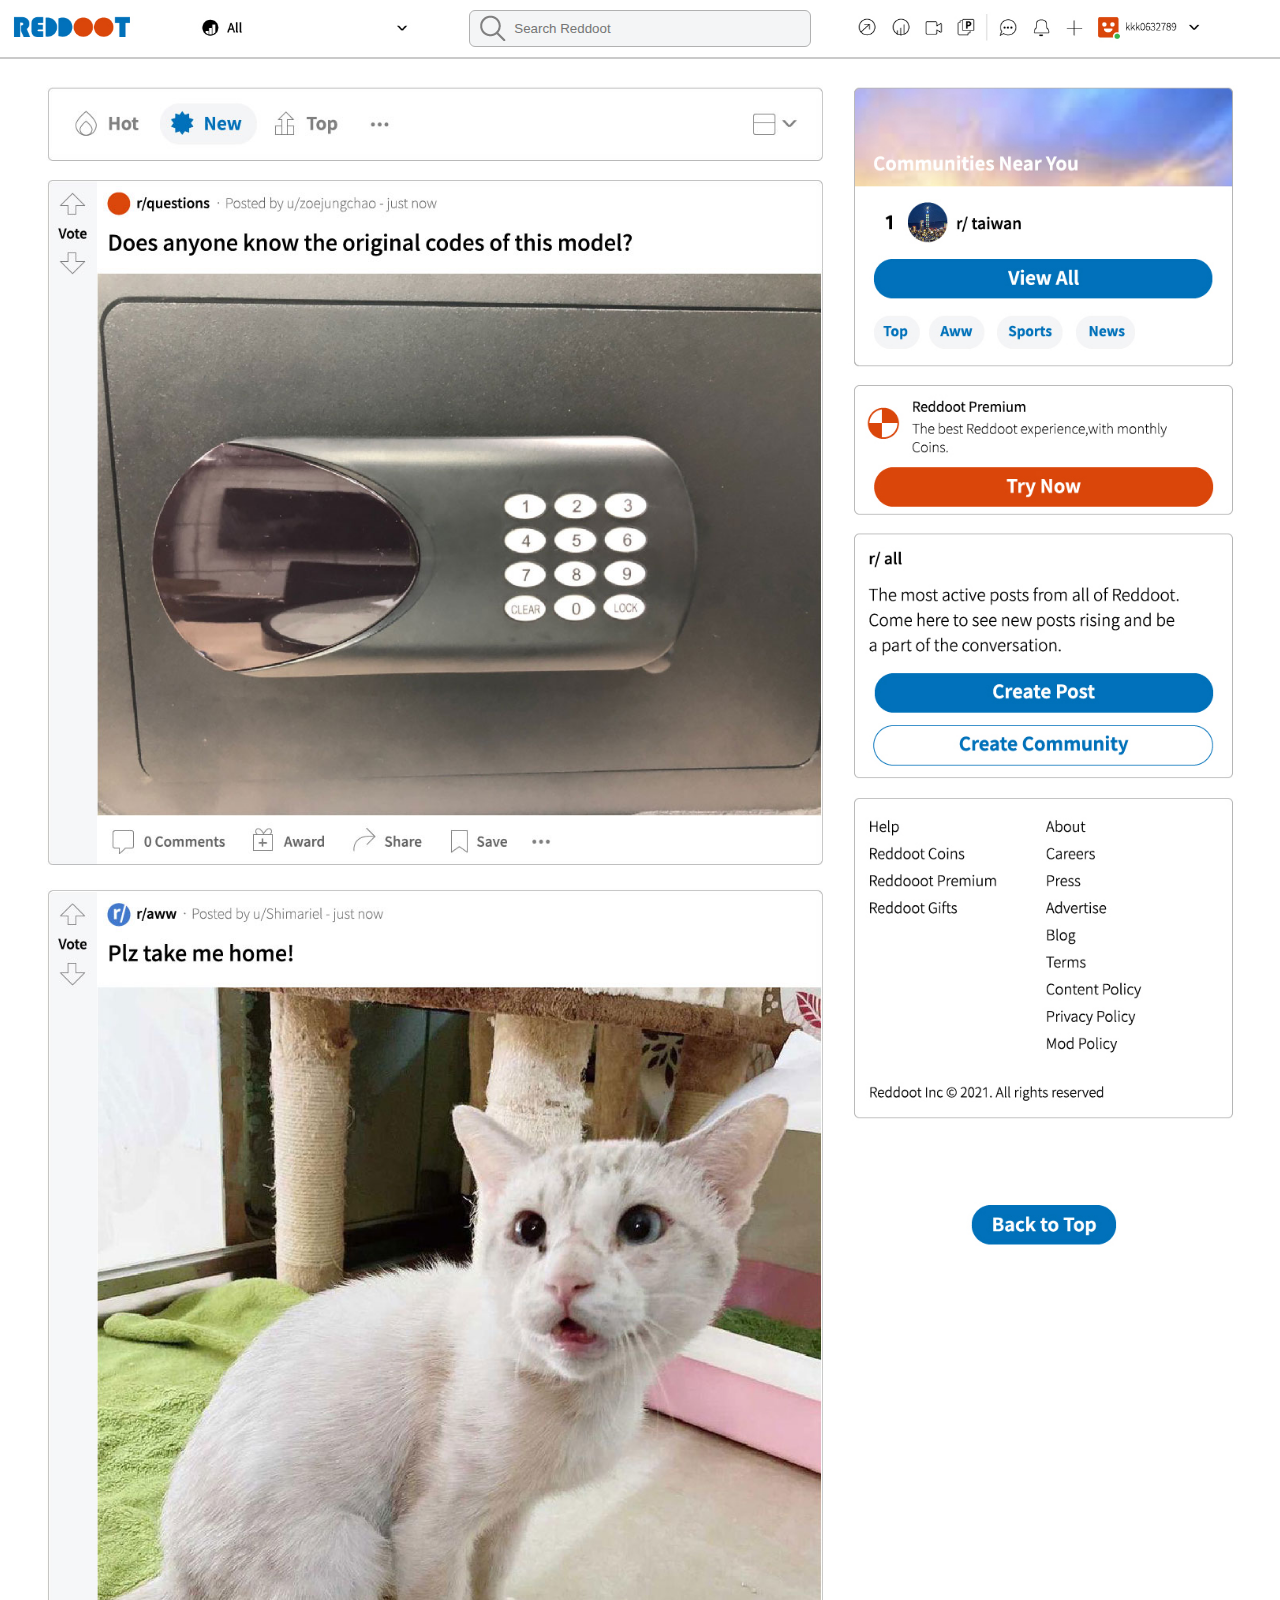
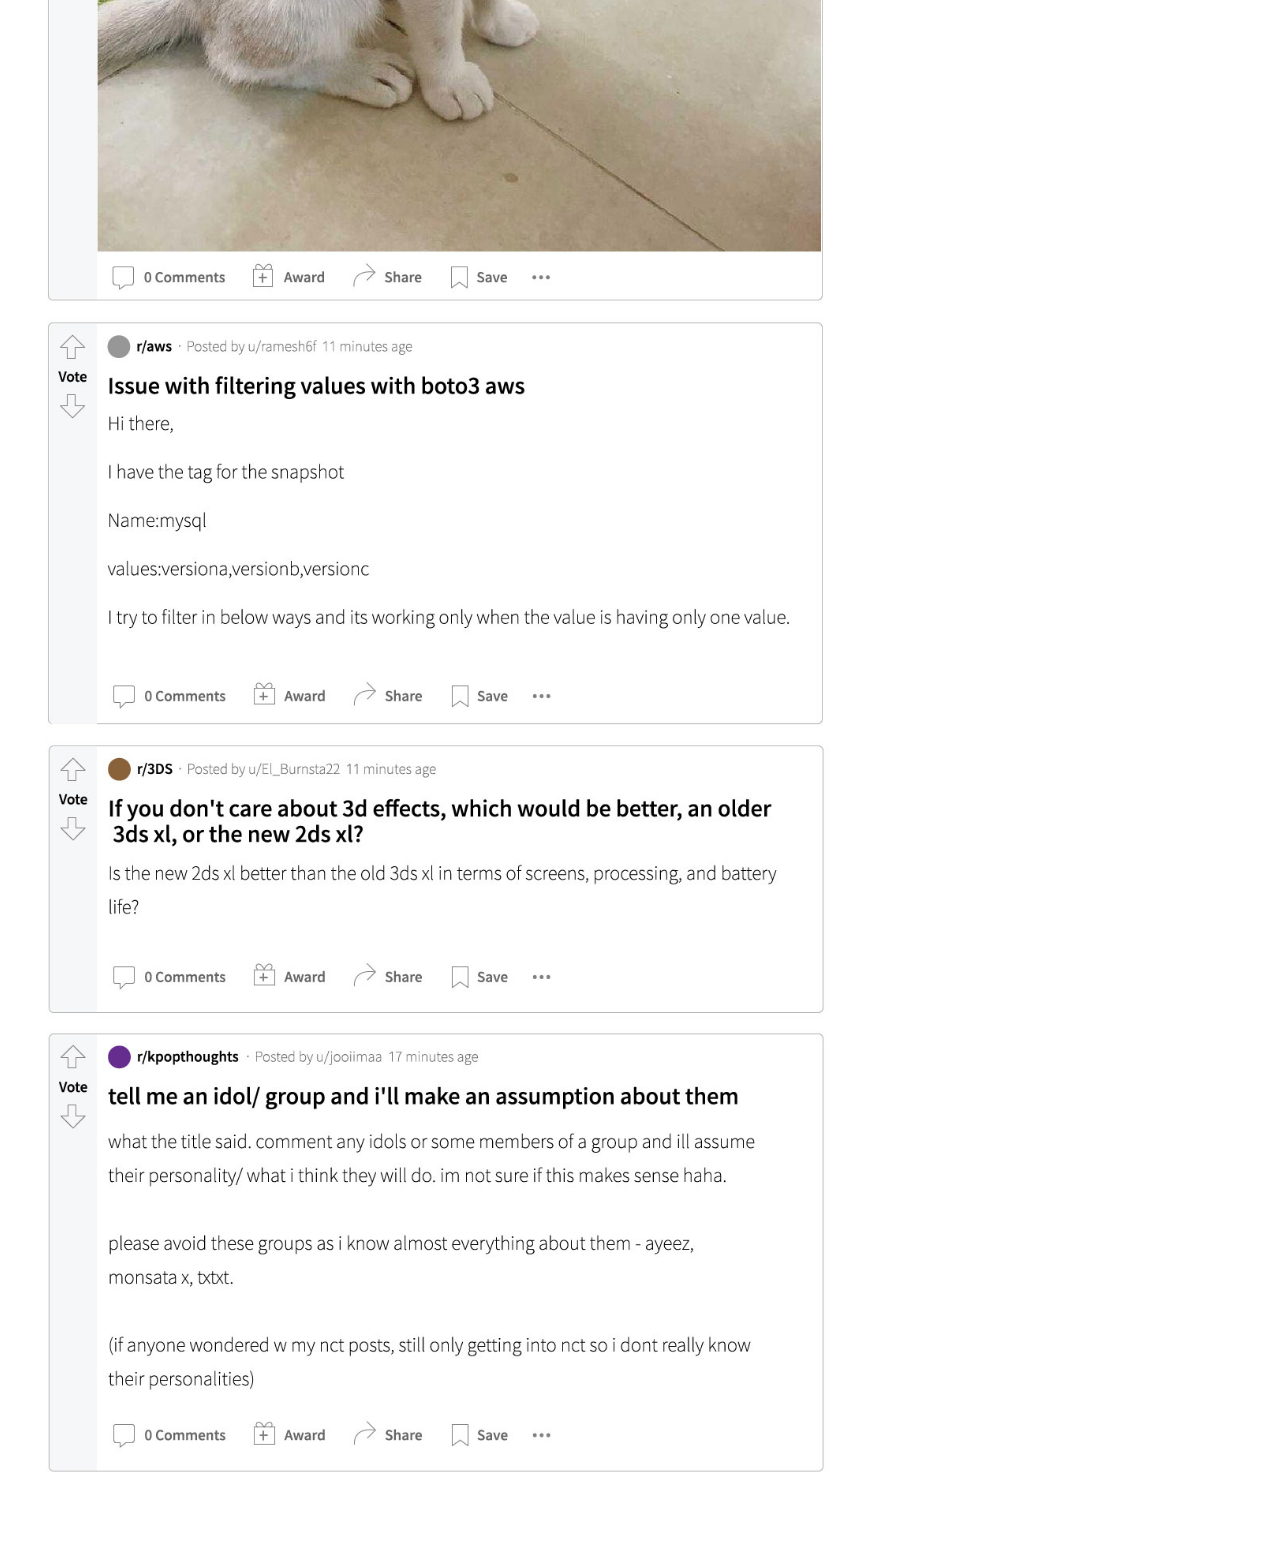
<file: index.html>
<!DOCTYPE html>
<html lang="zh-Hant">
<head>
	<meta charset="UTF-8">
	<meta name="viewport" content="width=device-width, initial-scale=1.0">

	<link rel="stylesheet" href="styles.css">
	<link rel="icon" href="img/favicon.ico">
	<title>REDDOOT</title>
</head>
<body>
	<nav class="flex" style="border-bottom: 2px solid #CACACA;">
		<div class="col_1-3"><img src="img/nav-left.jpg"></div>
		<div class="col_1-3 search">
			<input type="text" placeholder="Search Reddoot">
		</div>
		<div class="col_1-3"><img onclick="userClick();" src="img/nav-right.jpg" style="cursor: pointer;"></div>
		<div id="dropdown">
			<img src="img/setting_01.jpg"><br>
			<a href="settingPage.html"><img src="img/setting_02.jpg"></a><br>
			<img src="img/setting_03.jpg">
		</div>
	</nav>
	<main style="max-width: 1200px; padding-top: 20px;">
		<section class="flex">
			<div class="col_2-3">
				<img src="img/main-left_01.jpg"><br>
				<a href="comment.html"><img style="margin-top: -4px;" src="img/main-left_02.jpg"></a><br>
				<img src="img/main-left_03.jpg">
			</div>
			<div class="col_1-3"><img src="img/main-right.jpg"></div>
		</section>
	</main>


	<script>
		function userClick() {
			document.querySelector('#dropdown').classList.add('show');
		}
	</script>
</body>
</html>
</file>
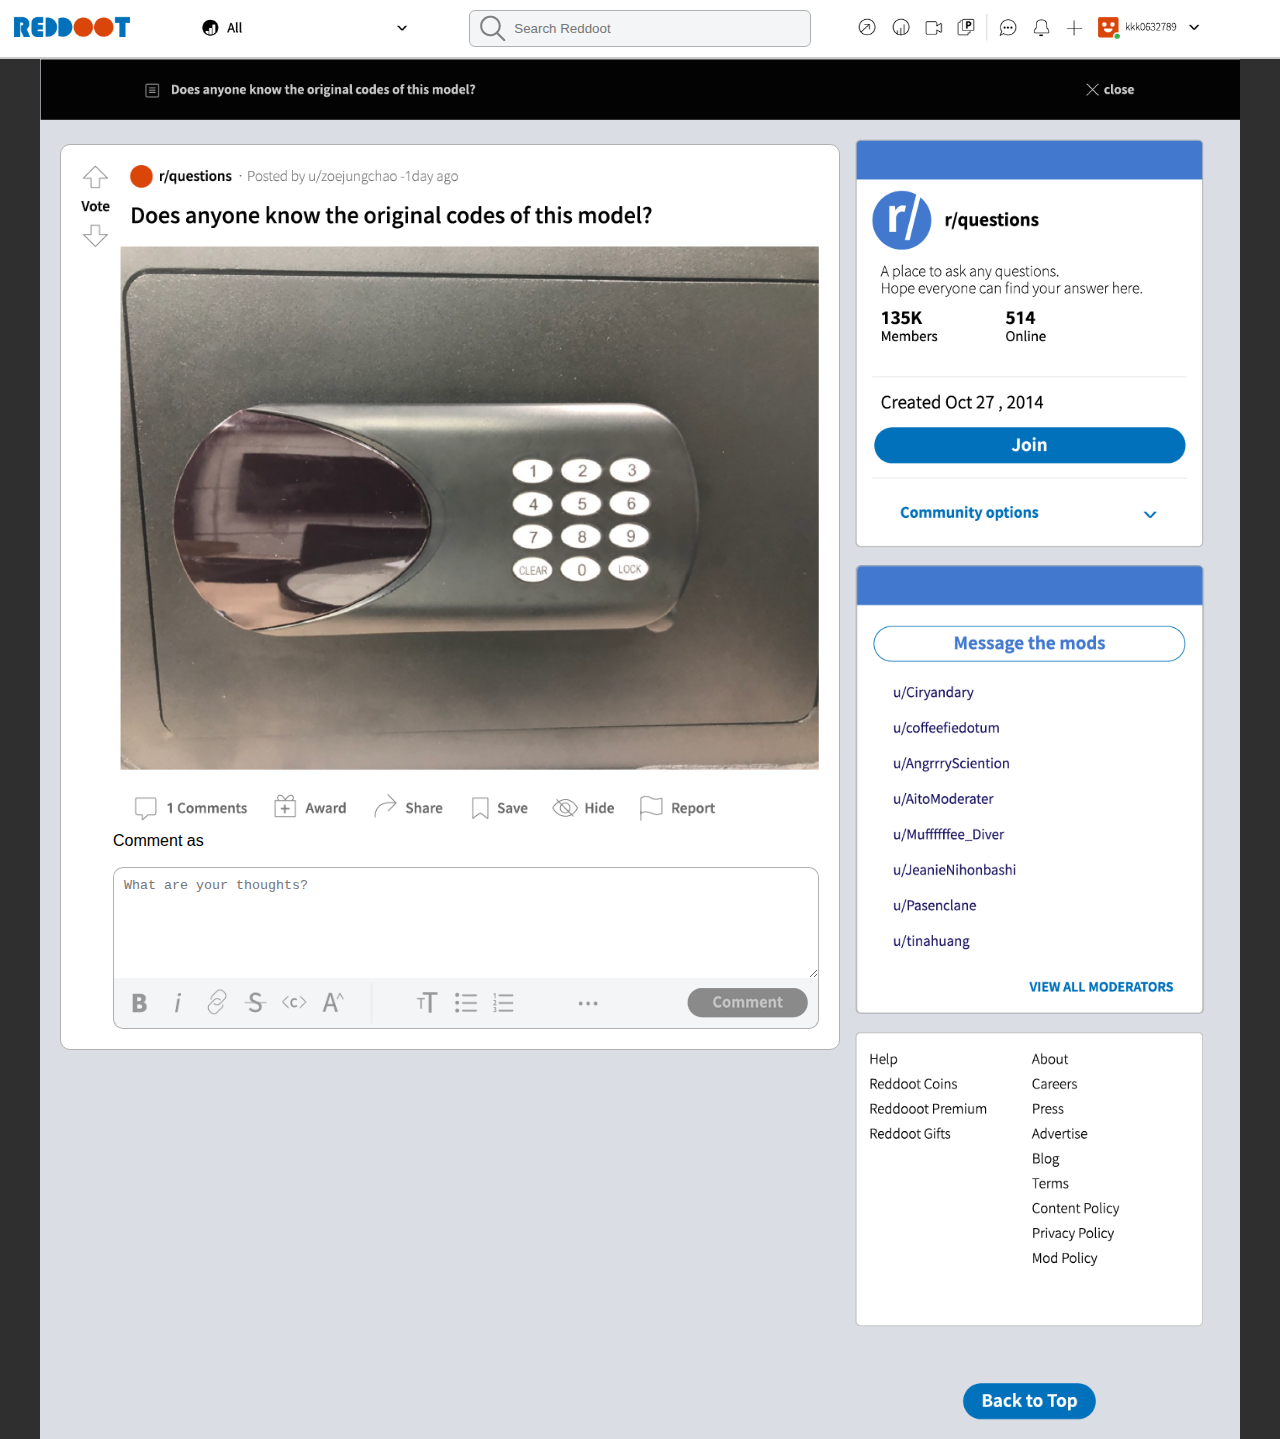
<file: comment.html>
<!DOCTYPE html>
<html lang="zh-Hant">
<head>
	<meta charset="UTF-8">
	<meta name="viewport" content="width=device-width, initial-scale=1.0">

	<link rel="stylesheet" href="styles.css">
	<link rel="icon" href="img/favicon.ico">
	<title>REDDOOT</title>
</head>
<body>
	<nav class="flex" style="border-bottom: 2px solid #CACACA;">
		<div class="col_1-3"><a href="index.html"><img src="img/nav-left.jpg"></a></div>
		<div class="col_1-3 search">
			<input id="id" type="text" placeholder="Search Reddoot">
		</div>
		<div class="col_1-3"><img onclick="userClick();" src="img/nav-right.jpg" style="cursor: pointer;"></div>
		<div id="dropdown">
			<img src="img/setting_01.jpg"><br>
			<a href="settingPage.html"><img src="img/setting_02.jpg"></a><br>
			<img src="img/setting_03.jpg">
		</div>
	</nav>
	<main style="background-color: #2F2F30;">
		<section style="max-width: 1200px; margin: 0 auto; background-color: #DADEE4;">
			<img src="img/comment-top.png">
			<div class="flex">
				<div class="col_2-3" style="padding-left: 20px;">
					<div class="comment">
						<img src="img/comment-left.png"><br>
						<div style="margin-left: 2.5vw;">
							<span style="line-height: 2em;">Comment as</span><br>
							<textarea id="comment" cols="30" rows="6" placeholder="What are your thoughts?"></textarea>
							<div class="commentBtn"><img src="img/commentBtn.png" style="cursor: pointer;" onclick="sendComment();"></div>
						</div>
					</div>
				</div>
				<div class="col_1-3" style="padding-right: 20px;"><img src="img/comment-right.png"></div>
			</div>
		</section>
	</main>


	<script>
		function userClick() {
			document.querySelector('#dropdown').classList.add('show');
		}

		function sendComment() {
			const id = document.querySelector('#id');
			const comment = document.querySelector('#comment');
			const commentBtn = document.querySelector('.commentBtn');
			commentBtn.addEventListener('click', event => {
				if(comment.value != '') {
					const newItem = document.createElement('div')
					newItem.classList.add('message');
					newItem.innerHTML = `
						<h4>${id.value}</h4>
						<p>
							${comment.value}<br>
							<img src="img/message.png">
						</p>
					`
					// if (id.value === 'u/kkk0632789') {
					// 	newItem.classList.add('red');
					// }

					if (id.value.includes('kkk')) {
						newItem.classList.add('red');
					}

					document.querySelector('.comment').appendChild(newItem);
					id.value = '';
					comment.value = '';
				}
			})
		}
	</script>
</body>
</html>
</file>
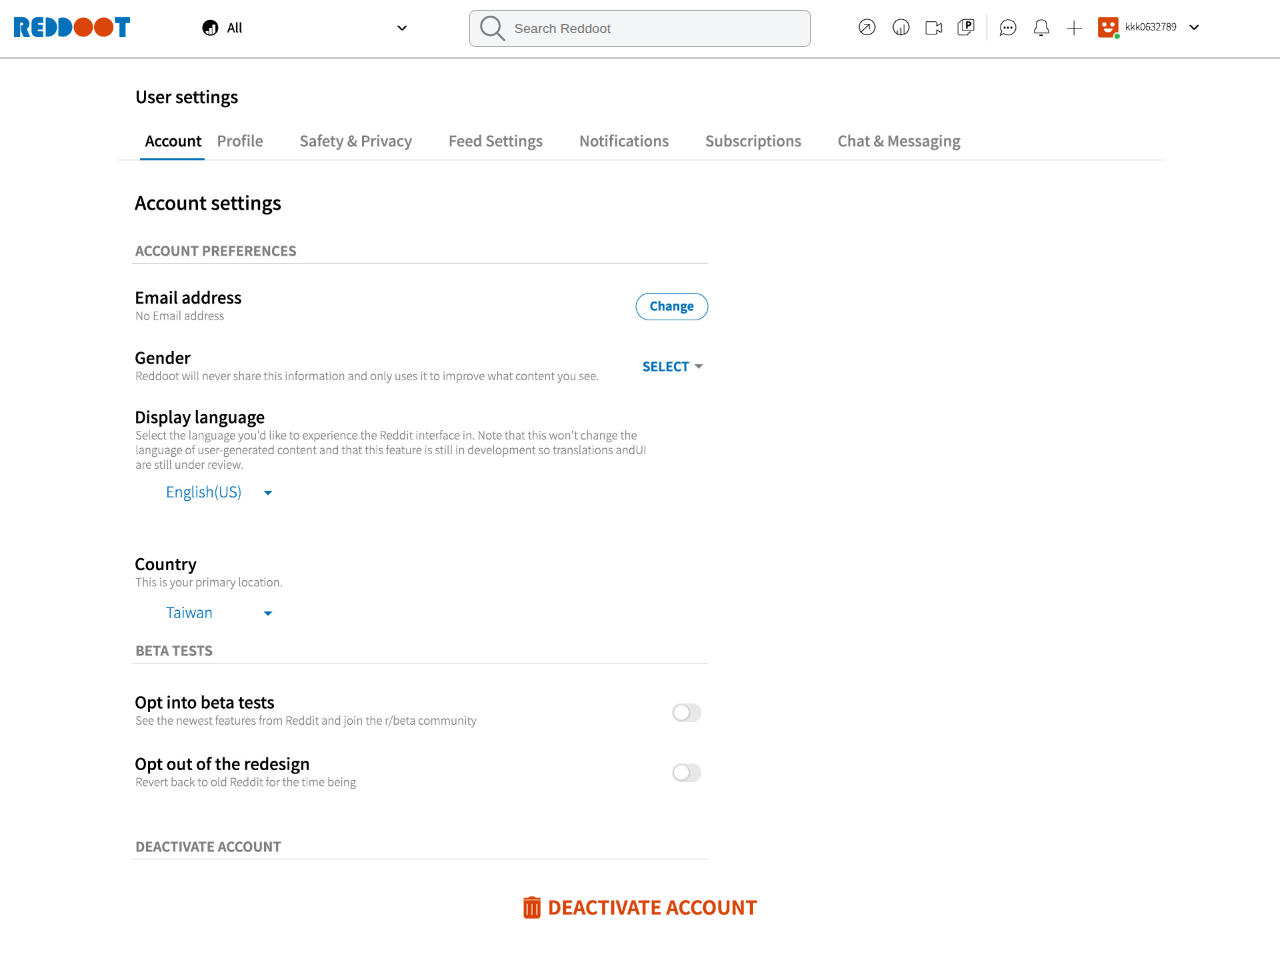
<file: settingPage.html>
<!DOCTYPE html>
<html lang="zh-Hant">
<head>
	<meta charset="UTF-8">
	<meta name="viewport" content="width=device-width, initial-scale=1.0">

	<link rel="stylesheet" href="styles.css">
	<link rel="icon" href="img/favicon.ico">
	<title>REDDOOT</title>
</head>
<body>
	<nav class="flex" style="border-bottom: 2px solid #CACACA;">
		<div class="col_1-3"><a href="index.html"><img src="img/nav-left.jpg"></a></div>
		<div class="col_1-3 search">
			<input type="text" placeholder="Search Reddoot">
		</div>
		<div class="col_1-3"><img onclick="userClick();" src="img/nav-right.jpg" style="cursor: pointer;"></div>
		<div id="dropdown">
			<img src="img/setting_01.jpg"><br>
			<a href="settingPage.html"><img src="img/setting_02.jpg"></a><br>
			<img src="img/setting_03.jpg">
		</div>
	</nav>
	<main style="padding-top: 20px; padding-bottom: 50px; text-align: center;">
		<img src="img/settingPage.jpg"><br><br>
		<img src="img/deactivate.png" onclick="alert();" style="cursor: pointer;">
		<div id="alert">
			<div style="text-align: right;">
				<img src="img/alert.png"><br><br><br><br>
				<img onclick="closeAlert();" src="img/cancelBtn.png" style="cursor: pointer;">　
				<a href="index.html"><img src="img/deactivateBtn.png"></a>
			</div>
		</div>
	</main>


	<script>
		function userClick() {
			document.querySelector('#dropdown').classList.add('show');
		}

		function alert() {
			document.querySelector('#alert').classList.add('show');
		}

		function closeAlert() {
			document.querySelector('#alert').classList.remove('show');
		}
	</script>
</body>
</html>
</file>
<file: styles.css>
body {
    margin: 0;
    font-family: Arial, sans-serif;
}

* {
    box-sizing: border-box;
}

img {
    display: inline-block;
    max-width: 100%;
    max-height: 100%;
    padding: 0;
    margin: 0;
}

nav {
    position: fixed;
    top: 0;
    background-color: #ffffff;
    width: 100vw;
}

main {
    margin: auto;
    margin-top: 4.6vw;
}

.flex {
    display: flex;
    flex-wrap: wrap;
}

.col_1-3 {
    flex: 33.33%;
    max-width: 33.33%;
}

.col_2-3 {
    flex: 66.66%;
    max-width: 66.66%;
}

.search {
    display: flex;
    align-items: center;
    justify-content: center;
}

.search input {
    background-image: url(img/search.png);
    background-position: left 10px center;
    background-repeat: no-repeat;
    padding: 10px;
    padding-left: 44px;
    width: 80%;
    border-radius: 6px;
    background-color: #F4F5F6;
    border: 1px solid #B1B1B1;
}

#dropdown {
    display: none;
}

#dropdown.show {
    display: initial;
    position: fixed;
    right: 10px;
    top: 10px;
    border: 1px solid #B1B1B1;
    background-color: #ffffff;
    border-radius: 4px;
    padding: 10px;
}

#alert {
    display: none;
}

#alert.show {
    display: flex;
    align-items: center;
    justify-content: center;
    position: fixed;
    top: 0;
    bottom: 0;
    left: 0;
    right: 0;
    background-color: rgba(0, 0, 0, .5);
}

#alert.show > div {
    background-color: #ffffff;
    border-radius: 10px;
    max-width: 40vw;
    border: 1px solid #B1B1B1;
    padding: 30px;
}

.comment {
    margin-top: 20px;
    background-color: #ffffff;
    border-radius: 10px;
    border: 1px solid #B1B1B1;
    padding: 20px;
}

#comment {
    margin-top: 10px;
    width: 100%;
    max-width: 100%;
    min-width: 100%;
    border-radius: 10px;
    border: 1px solid #B1B1B1;
    padding: 10px;
    border-bottom-left-radius: 0;
    border-bottom-right-radius: 0;
    border-bottom: none;
}

.commentBtn {
    background-color: #F4F5F6;
    background-image: url(img/commentBg.png);
    background-position: center;
    background-repeat: no-repeat;
    display: flex;
    align-items: center;
    justify-content: flex-end;
    margin-top: -4px;
    width: 100%;
    background-size: 100%;
    border-radius: 10px;
    border: 1px solid #B1B1B1;
    border-top-left-radius: 0;
    border-top-right-radius: 0;
    border-top: none;
    padding: 10px;
}

.message {
    margin-top: 36px;
    margin-left: 2.5vw;
}

.message h4 {
    margin-bottom: 12px;
    position: relative;
    padding-left: 40px;
}

.message h4::before {
    content: url(img/smile.png);
    position: absolute;
    left: 0;
    top: 50%;
    transform: translateY(-50%);
}

.message.red h4::before {
    content: url(img/smile-red.png);
}

.message p {
    margin-left: 14px;
    padding-left: 24px;
    border-left: 3px solid #d5dbde ;
}
</file>
